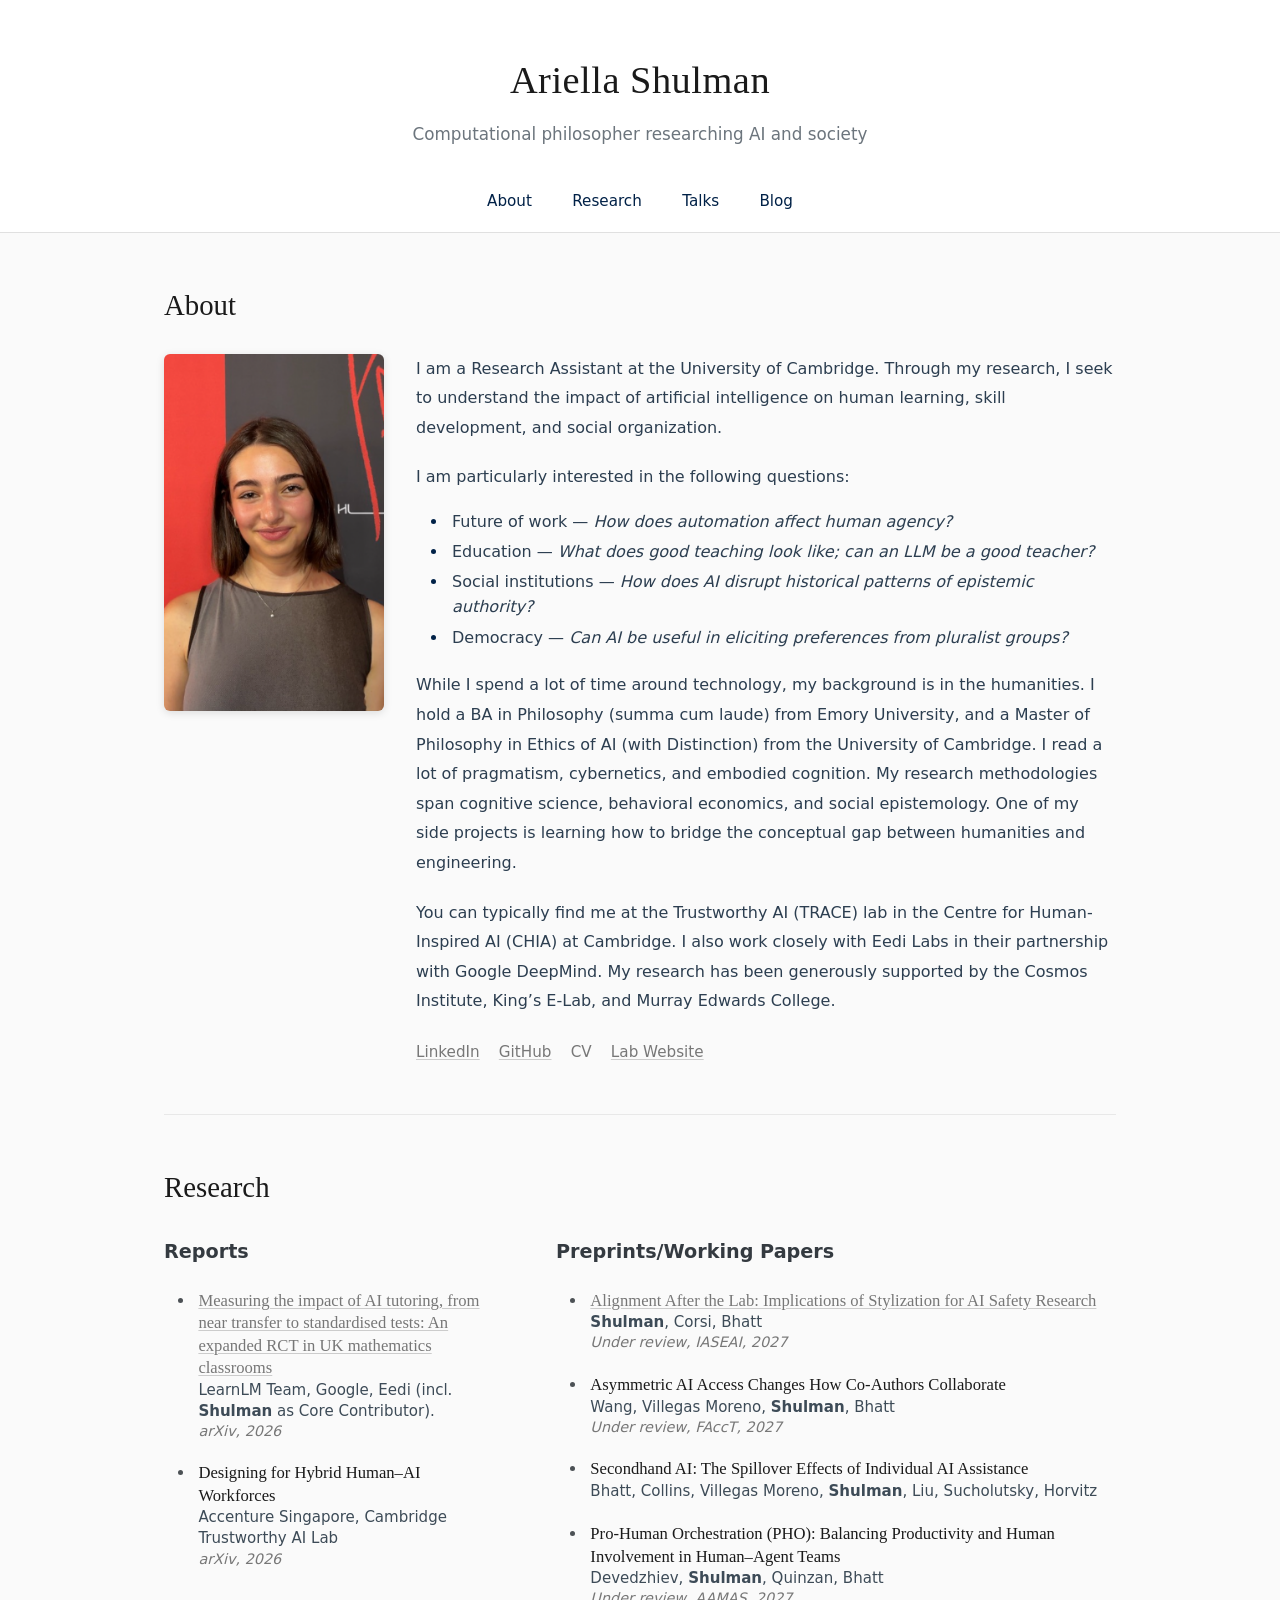
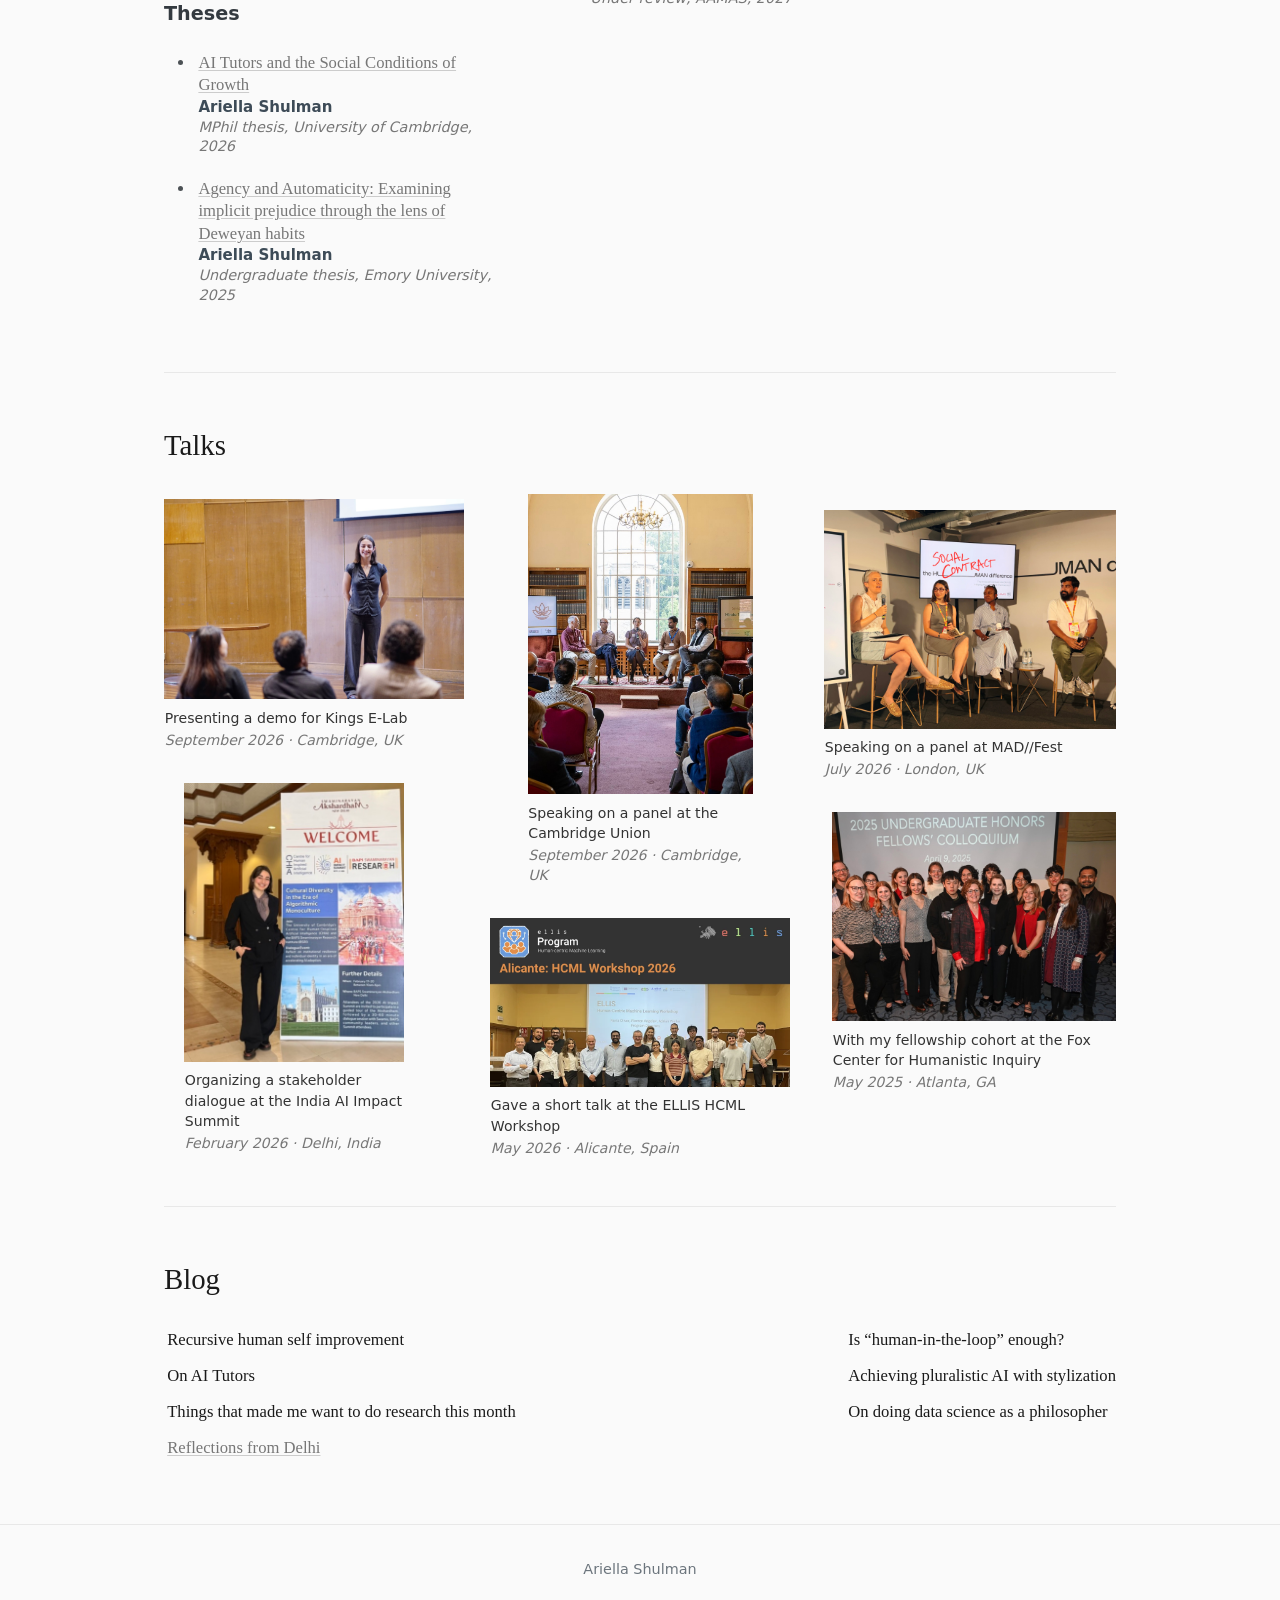
<file: index.html>
<!doctype html>
<html lang="en">
<head>
    <meta charset="utf-8">
    <meta name="viewport" content="width=device-width, initial-scale=1">
    <meta name="description" content="Ariella Shulman is a computational philosopher researching artificial intelligence, human learning, and society.">
    <meta property="og:title" content="Ariella Shulman | AI and Society">
    <meta property="og:description" content="Computational philosopher researching AI and society.">
    <meta property="og:type" content="website">
    <title>Ariella Shulman | AI and Society</title>
    <link rel="icon" type="image/png" sizes="512x512" href="favicon.png?v=20260920">
    <link rel="apple-touch-icon" href="favicon.png?v=20260920">
    <link rel="stylesheet" href="style.css?v=20261102-4">
</head>
<body>
    <header class="site-header">
        <h1>Ariella Shulman</h1>
        <p class="subtitle">Computational philosopher researching AI and society</p>
    </header>

    <nav class="site-nav" aria-label="Primary navigation">
        <a href="#about">About</a>
        <a href="#research">Research</a>
        <a href="#speaking">Talks</a>
        <a href="#blog">Blog</a>
    </nav>

    <main class="container">
        <section id="about" class="section">
            <h2>About</h2>
            <div class="about-content">
                <img src="ariella-shulman.png" alt="Ariella Shulman" class="profile-image" width="526" height="854">
                <div class="about-text">
                    <p>I am a Research Assistant at the University of Cambridge. Through my research, I seek to understand the impact of artificial intelligence on human learning, skill development, and social organization.</p>

                    <p>I am particularly interested in the following questions:</p>

                    <ul class="research-questions">
                        <li>Future of work — <em>How does automation affect human agency?</em></li>
                        <li>Education — <em>What does good teaching look like; can an LLM be a good teacher?</em></li>
                        <li>Social institutions — <em>How does AI disrupt historical patterns of epistemic authority?</em></li>
                        <li>Democracy — <em>Can AI be useful in eliciting preferences from pluralist groups?</em></li>
                    </ul>

                    <p>While I spend a lot of time around technology, my background is in the humanities. I hold a BA in Philosophy (summa cum laude) from Emory University, and a Master of Philosophy in Ethics of AI (with Distinction) from the University of Cambridge. I read a lot of pragmatism, cybernetics, and embodied cognition. My research methodologies span cognitive science, behavioral economics, and social epistemology. One of my side projects is learning how to bridge the conceptual gap between humanities and engineering.</p>

                    <p>You can typically find me at the Trustworthy AI (TRACE) lab in the Centre for Human-Inspired AI (CHIA) at Cambridge. I also work closely with Eedi Labs in their partnership with Google DeepMind. My research has been generously supported by the Cosmos Institute, King’s E-Lab, and Murray Edwards College.</p>

                    <nav class="social-links" aria-label="Social and professional links">
                        <a href="https://www.linkedin.com/in/ariella-shulman/">LinkedIn</a>
                        <a href="https://github.com/ari-shu">GitHub</a>
                        <span aria-label="CV link coming soon">CV</span>
                        <a href="https://trace-lab.ai/">Lab Website</a>
                    </nav>
                </div>
            </div>
        </section>

        <section id="research" class="section" aria-labelledby="research-heading">
            <h2 id="research-heading">Research</h2>
            <div class="research-columns">
                <div class="research-column research-reports">
                    <h3>Reports</h3>
                    <ul class="research-list">
                        <li class="research-entry">
                            <span class="research-title"><a href="https://services.google.com/fh/files/misc/learnlm_oct26.pdf">Measuring the impact of AI tutoring, from near transfer to standardised tests: An expanded RCT in UK mathematics classrooms</a></span>
                            <span class="research-authors">LearnLM Team, Google, Eedi (incl. <strong>Shulman</strong> as Core Contributor).</span>
                            <span class="research-meta"><em>arXiv, 2026</em></span>
                        </li>

                        <li class="research-entry">
                            <span class="research-title">Designing for Hybrid Human–AI Workforces</span>
                            <span class="research-authors">Accenture Singapore, Cambridge Trustworthy AI Lab</span>
                            <span class="research-meta"><em>arXiv, 2026</em></span>
                        </li>
                    </ul>

                    <h3 class="research-theses-heading">Theses</h3>
                    <ul class="research-list">
                        <li class="research-entry">
                            <span class="research-title"><a href="https://www.dropbox.com/scl/fi/q6pg3ov42g8eh06w45im9/4662_DISS_AI_Tutors_Social_Conditions_Growth.pdf?rlkey=hy5tvp6qo2jasm4vh2p11theo&amp;st=id10a0e6&amp;dl=0">AI Tutors and the Social Conditions of Growth</a></span>
                            <span class="research-authors"><strong>Ariella Shulman</strong></span>
                            <span class="research-meta"><em>MPhil thesis, University of Cambridge, 2026</em></span>
                        </li>

                        <li class="research-entry">
                            <span class="research-title"><a href="https://etd.library.emory.edu/concern/etds/vq27zq03g?locale=">Agency and Automaticity: Examining implicit prejudice through the lens of Deweyan habits</a></span>
                            <span class="research-authors"><strong>Ariella Shulman</strong></span>
                            <span class="research-meta"><em>Undergraduate thesis, Emory University, 2025</em></span>
                        </li>
                    </ul>
                </div>

                <div class="research-column research-preprints">
                    <h3>Preprints/Working Papers</h3>
                    <ul class="research-list">
                        <li class="research-entry">
                            <span class="research-title"><a href="https://www.dropbox.com/scl/fi/9agz4l75bu6m8rpfh2hgs/Alignment-After-the-Lab.pdf?rlkey=j34stmpjko9ldjzetrbf0lliz&amp;st=n25gw1tf&amp;dl=0">Alignment After the Lab: Implications of Stylization for AI Safety Research</a></span>
                            <span class="research-authors"><strong>Shulman</strong>, Corsi, Bhatt</span>
                            <span class="research-meta"><em>Under review, IASEAI, 2027</em></span>
                        </li>

                        <li class="research-entry">
                            <span class="research-title">Asymmetric AI Access Changes How Co-Authors Collaborate</span>
                            <span class="research-authors">Wang, Villegas Moreno, <strong>Shulman</strong>, Bhatt</span>
                            <span class="research-meta"><em>Under review, FAccT, 2027</em></span>
                        </li>

                        <li class="research-entry">
                            <span class="research-title">Secondhand AI: The Spillover Effects of Individual AI Assistance</span>
                            <span class="research-authors">Bhatt, Collins, Villegas Moreno, <strong>Shulman</strong>, Liu, Sucholutsky, Horvitz</span>
                        </li>

                        <li class="research-entry">
                            <span class="research-title">Pro-Human Orchestration (PHO): Balancing Productivity and Human Involvement in Human–Agent Teams</span>
                            <span class="research-authors">Devedzhiev, <strong>Shulman</strong>, Quinzan, Bhatt</span>
                            <span class="research-meta"><em>Under review, AAMAS, 2027</em></span>
                        </li>
                    </ul>
                </div>
            </div>
        </section>

        <section id="speaking" class="section" aria-labelledby="speaking-heading">
            <h2 id="speaking-heading">Talks</h2>
            <div class="speaking-gallery">
                <div class="speaking-column">
                    <figure class="speaking-item talk-elab">
                        <img src="speaking-kings-elab-2026.jpg" alt="Ariella Shulman presenting a demo at King’s E-Lab" width="1600" height="1067" loading="lazy">
                        <figcaption>
                            Presenting a demo for Kings E-Lab
                            <span class="gallery-meta"><em>September 2026 · Cambridge, UK</em></span>
                        </figcaption>
                    </figure>

                    <figure class="speaking-item talk-india">
                        <img src="speaking-india-ai-summit-2026.jpg" alt="Ariella Shulman at the India AI Impact Summit in Delhi" width="900" height="1142" loading="lazy">
                        <figcaption>
                            Organizing a stakeholder dialogue at the India AI Impact Summit
                            <span class="gallery-meta"><em>February 2026 · Delhi, India</em></span>
                        </figcaption>
                    </figure>
                </div>

                <div class="speaking-column">
                    <figure class="speaking-item talk-union">
                        <img src="speaking-cambridge-union-2026.jpg" alt="Ariella Shulman speaking on a panel at the Cambridge Union" width="848" height="1131" loading="lazy">
                        <figcaption>
                            Speaking on a panel at the Cambridge Union
                            <span class="gallery-meta"><em>September 2026 · Cambridge, UK</em></span>
                        </figcaption>
                    </figure>

                    <figure class="speaking-item talk-ellis">
                        <img src="speaking-ellis-hcml-2026.webp" alt="Ariella Shulman with participants at the ELLIS Human-Centric Machine Learning Workshop in Alicante" width="960" height="540" loading="lazy">
                        <figcaption>
                            Gave a short talk at the ELLIS HCML Workshop
                            <span class="gallery-meta"><em>May 2026 · Alicante, Spain</em></span>
                        </figcaption>
                    </figure>
                </div>

                <div class="speaking-column">
                    <figure class="speaking-item talk-madfest">
                        <img src="speaking-madfest-2026.jpg" alt="Ariella Shulman seated with fellow panelists at MAD//Fest" width="1600" height="1200" loading="lazy">
                        <figcaption>
                            Speaking on a panel at MAD//Fest
                            <span class="gallery-meta"><em>July 2026 · London, UK</em></span>
                        </figcaption>
                    </figure>

                    <figure class="speaking-item talk-fox">
                        <img src="speaking-fox-center-2025.jpg" alt="Ariella Shulman with her fellowship cohort at the Fox Center for Humanistic Inquiry" width="1600" height="1177" loading="lazy">
                        <figcaption>
                            With my fellowship cohort at the Fox Center for Humanistic Inquiry
                            <span class="gallery-meta"><em>May 2025 · Atlanta, GA</em></span>
                        </figcaption>
                    </figure>
                </div>
            </div>
        </section>

        <section id="blog" class="section" aria-labelledby="blog-heading">
            <h2 id="blog-heading">Blog</h2>
            <ul class="blog-list">
                <li class="blog-entry">Recursive human self improvement</li>
                <li class="blog-entry">Is “human-in-the-loop” enough?</li>
                <li class="blog-entry">On AI Tutors</li>
                <li class="blog-entry">Achieving pluralistic AI with stylization</li>
                <li class="blog-entry">Things that made me want to do research this month</li>
                <li class="blog-entry">On doing data science as a philosopher</li>
                <li class="blog-entry"><a href="https://substack.com/home/post/p-189636561">Reflections from Delhi</a></li>
            </ul>
        </section>
    </main>

    <footer class="site-footer">
        <p>Ariella Shulman</p>
    </footer>
</body>
</html>
</file>
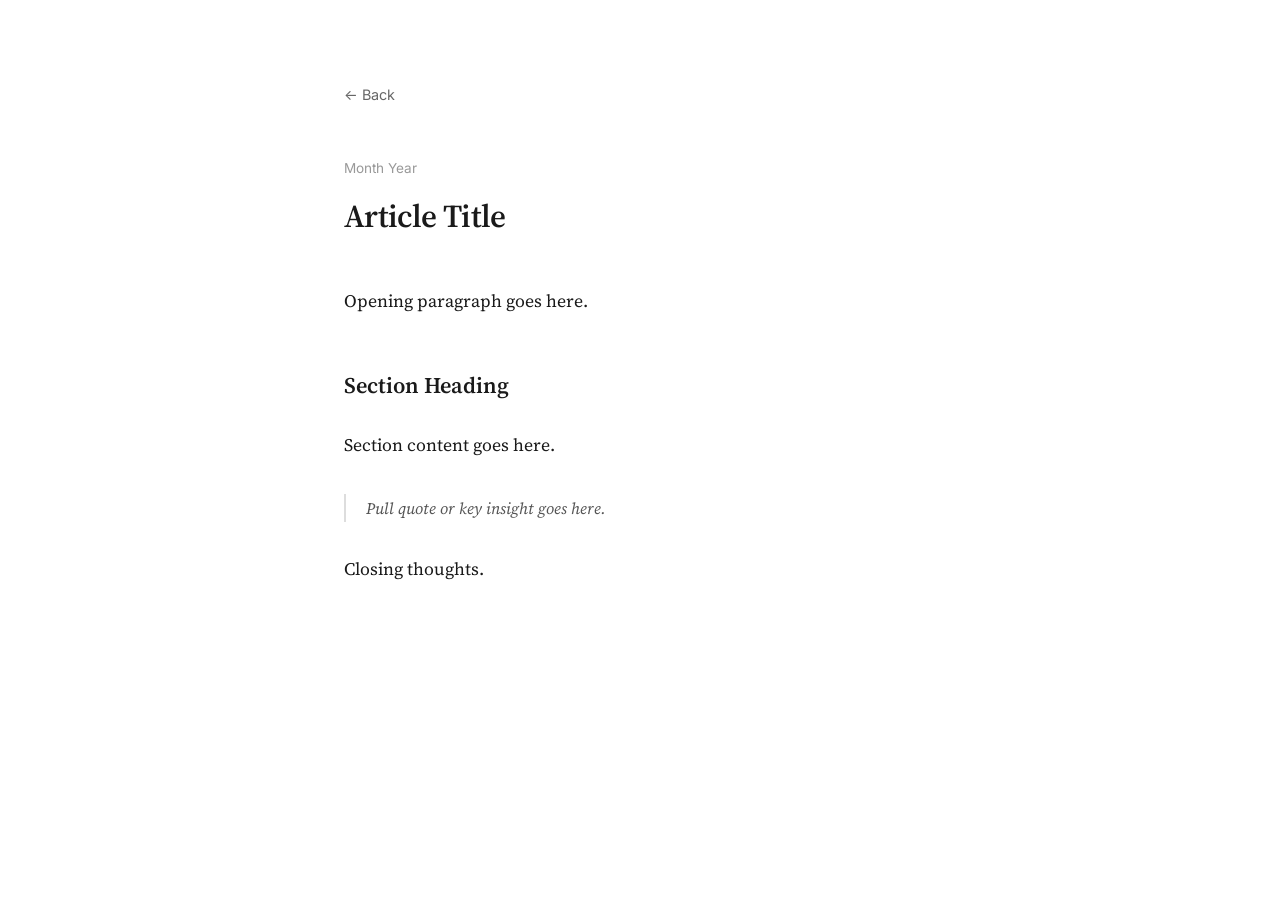
<file: template.html>
<!DOCTYPE html>
<html lang="en">
<head>
  <meta charset="UTF-8">
  <meta name="viewport" content="width=device-width, initial-scale=1.0">
  <title>Article Title – Ariella Shulman</title>
  <link href="https://fonts.googleapis.com/css2?family=Source+Serif+4:wght@400;600&family=Inter:wght@400;500&display=swap" rel="stylesheet">
  <style>
    * { margin: 0; padding: 0; box-sizing: border-box; }

    body {
      font-family: 'Source Serif 4', Georgia, serif;
      background: #fff;
      color: #1a1a1a;
      line-height: 1.8;
    }

    .container {
      max-width: 640px;
      margin: 0 auto;
      padding: 80px 24px 120px;
    }

    .back {
      font-family: 'Inter', sans-serif;
      font-size: 0.9rem;
      color: #666;
      text-decoration: none;
      display: inline-block;
      margin-bottom: 48px;
    }

    .back:hover {
      color: #1a1a1a;
    }

    .meta {
      font-family: 'Inter', sans-serif;
      font-size: 0.85rem;
      color: #999;
      margin-bottom: 16px;
    }

    h1 {
      font-size: 2rem;
      font-weight: 600;
      letter-spacing: -0.02em;
      line-height: 1.3;
      margin-bottom: 48px;
    }

    p {
      margin-bottom: 24px;
      font-size: 1.1rem;
    }

    h2 {
      font-size: 1.4rem;
      font-weight: 600;
      margin-top: 48px;
      margin-bottom: 24px;
    }

    a {
      color: #1a1a1a;
      text-decoration: underline;
      text-underline-offset: 2px;
      text-decoration-color: #ccc;
    }

    a:hover {
      text-decoration-color: #1a1a1a;
    }

    blockquote {
      border-left: 2px solid #ddd;
      padding-left: 20px;
      margin: 32px 0;
      color: #555;
      font-style: italic;
    }

    @media (max-width: 600px) {
      .container { padding: 48px 20px 80px; }
      h1 { font-size: 1.6rem; }
      p { font-size: 1rem; }
    }
  </style>
</head>
<body>
  <div class="container">
    <a href="../index.html" class="back">← Back</a>

    <p class="meta">Month Year</p>
    <h1>Article Title</h1>

    <p>
      Opening paragraph goes here.
    </p>

    <h2>Section Heading</h2>

    <p>
      Section content goes here.
    </p>

    <blockquote>
      Pull quote or key insight goes here.
    </blockquote>

    <p>
      Closing thoughts.
    </p>

  </div>
</body>
</html>
</file>
<file: style.css>
/* Reset and base styles */
* {
    margin: 0;
    padding: 0;
    box-sizing: border-box;
}

html {
    scroll-behavior: smooth;
    scroll-padding-top: 4rem;
}

body {
    color: #2c3e50;
    background-color: #fafafa;
    font-family: system-ui, -apple-system, "Segoe UI", Roboto, sans-serif;
    font-size: 1rem;
    line-height: 1.7;
}

/* Header */
.site-header {
    padding: 3rem 1.5rem 1.5rem;
    background: #fff;
    text-align: center;
}

.site-header h1 {
    color: #1a1a1a;
    font-family: Georgia, "Times New Roman", serif;
    font-size: 2.4rem;
    font-weight: 400;
    letter-spacing: 0.5px;
}

.subtitle {
    margin-top: 0.4rem;
    color: #6c757d;
    font-size: 1.05rem;
    font-weight: 400;
}

/* Navigation */
.site-nav {
    position: sticky;
    top: 0;
    z-index: 100;
    padding: 0.75rem 1rem;
    border-bottom: 1px solid #e0e0e0;
    background: #fff;
    text-align: center;
}

.site-nav a {
    display: inline-block;
    margin: 0 1.1rem;
    padding: 0.3rem 0;
    color: #002147;
    font-size: 0.95rem;
    font-weight: 500;
    text-decoration: none;
    transition: color 0.2s ease;
}

.site-nav a:hover,
.site-nav a:focus-visible {
    color: #1a4a7a;
}

/* Main container and sections */
.container {
    max-width: 1000px;
    margin: 0 auto;
    padding: 0 1.5rem;
}

.section {
    padding: 3rem 0;
    border-bottom: 1px solid #e8e8e8;
}

.section:last-child {
    border-bottom: 0;
}

.section h2 {
    margin-bottom: 1.5rem;
    color: #1a1a1a;
    font-family: Georgia, "Times New Roman", serif;
    font-size: 1.8rem;
    font-weight: 400;
}

.about-content {
    display: flex;
    gap: 2rem;
    align-items: flex-start;
}

.profile-image {
    display: block;
    width: 220px;
    height: auto;
    flex-shrink: 0;
    border-radius: 6px;
    box-shadow: 0 2px 8px rgb(0 0 0 / 12%);
}

.about-text {
    min-width: 0;
    flex: 1;
}

.about-text p {
    margin-bottom: 1.25rem;
    font-size: 1rem;
    line-height: 1.85;
}

.research-questions {
    margin: -0.15rem 0 1.25rem 1.25rem;
    padding-left: 0.75rem;
}

.research-questions li {
    margin-bottom: 0.35rem;
    padding-left: 0.25rem;
    line-height: 1.55;
}

.research-questions li::marker {
    color: #002147;
}

.social-links {
    display: flex;
    flex-wrap: wrap;
    gap: 0.65rem 1.2rem;
    margin-top: 1.5rem;
    color: #777;
    font-size: 0.95rem;
}

.social-links a {
    color: inherit;
    text-decoration-color: rgb(119 119 119 / 35%);
}

.social-links a:hover,
.social-links a:focus-visible {
    color: #4f4f4f;
    text-decoration-color: #4f4f4f;
}

.research-columns {
    display: grid;
    grid-template-columns: minmax(0, 0.9fr) minmax(0, 1.5fr);
    gap: 3.5rem;
    max-width: 952px;
    margin: 0 auto;
}

.research-column h3 {
    margin: 0 0 1.15rem;
    color: #343a40;
    font-size: 1.2rem;
    font-weight: 600;
}

.research-column .research-theses-heading {
    margin-top: 1.8rem;
}

.research-placeholder {
    margin: 0;
    color: #777;
    font-style: italic;
}

.research-list {
    margin-left: 1.1rem;
    padding-left: 0.85rem;
}

.research-entry {
    margin: 0 0 1.15rem;
    padding-left: 0.2rem;
}

.research-entry::marker {
    color: #4c5155;
}

.research-title,
.research-authors,
.research-meta,
.research-resource {
    display: block;
}

.research-title {
    color: #1a1a1a;
    font-family: Georgia, "Times New Roman", serif;
    font-size: 1.04rem;
    font-weight: 400;
    line-height: 1.35;
}

.research-title a {
    color: #777;
    text-decoration-color: rgb(119 119 119 / 35%);
}

.research-title a:hover,
.research-title a:focus-visible {
    color: #4f4f4f;
    text-decoration-color: #4f4f4f;
}

.research-authors {
    color: #3d4b57;
    font-size: 0.94rem;
    line-height: 1.4;
}

.research-meta,
.research-resource {
    color: #777;
    font-size: 0.9rem;
    line-height: 1.35;
}

.research-resource a {
    color: #777;
    text-decoration-color: rgb(119 119 119 / 35%);
}

.research-resource a:hover,
.research-resource a:focus-visible {
    color: #4f4f4f;
    text-decoration-color: #4f4f4f;
}

.blog-list {
    display: grid;
    grid-template-columns: repeat(2, max-content);
    justify-content: space-between;
    column-gap: 2.5rem;
    row-gap: 0.8rem;
    max-width: 952px;
    margin: 0 auto;
    padding-left: 0;
    list-style: none;
}

.blog-entry {
    margin: 0;
    padding-left: 0.2rem;
    color: #1a1a1a;
    font-family: Georgia, "Times New Roman", serif;
    font-size: 1.04rem;
    line-height: 1.4;
    white-space: nowrap;
}

.blog-entry a {
    color: #777;
    text-decoration-color: rgb(119 119 119 / 35%);
}

.blog-entry a:hover,
.blog-entry a:focus-visible {
    color: #4f4f4f;
    text-decoration-color: #4f4f4f;
}

.speaking-gallery {
    display: grid;
    grid-template-columns: repeat(3, minmax(0, 300px));
    align-items: start;
    justify-content: space-between;
    column-gap: 1.625rem;
    max-width: 952px;
    margin: 0 auto;
}

.speaking-column {
    display: flex;
    flex-direction: column;
    gap: 2rem;
}

.speaking-item {
    max-width: 390px;
    margin: 0;
}

@media (min-width: 769px) {
    .speaking-column:nth-child(1) {
        margin-top: 0.35rem;
    }

    .speaking-column:nth-child(2) {
        align-items: center;
    }

    .speaking-column:nth-child(3) {
        align-items: flex-end;
        margin-top: 1rem;
    }

    .talk-elab,
    .talk-ellis {
        width: min(100%, 300px);
    }

    .talk-union {
        width: min(100%, 225px);
    }

    .talk-india {
        width: min(100%, 220px);
        max-width: 220px;
        margin-left: 1.25rem;
    }

    .talk-madfest {
        width: min(100%, 292px);
    }

    .talk-fox {
        width: min(100%, 284px);
    }
}

.speaking-item img {
    display: block;
    width: 100%;
    height: auto;
    border-radius: 0;
}

.speaking-item figcaption {
    margin: 0.55rem 0.05rem 0;
    color: #333;
    font-size: 0.88rem;
    line-height: 1.45;
}

.gallery-meta {
    display: block;
    margin-top: 0.1rem;
    color: #777;
}

/* Links */
a {
    color: #002147;
    text-decoration: underline;
    text-decoration-color: rgb(0 33 71 / 30%);
    text-underline-offset: 2px;
    transition: color 0.2s ease, text-decoration-color 0.2s ease;
}

a:hover,
a:focus-visible {
    color: #1a4a7a;
    text-decoration-color: #1a4a7a;
}

a:focus-visible {
    outline: 2px solid #1a4a7a;
    outline-offset: 3px;
}

/* Footer */
.site-footer {
    margin-top: 1rem;
    padding: 2rem 1rem;
    border-top: 1px solid #e8e8e8;
    color: #6c757d;
    text-align: center;
    font-size: 0.9rem;
}

/* Responsive layout */
@media (max-width: 768px) {
    .site-header h1 {
        font-size: 1.8rem;
    }

    .site-nav a {
        margin: 0 0.7rem;
        font-size: 0.9rem;
    }

    .container {
        padding: 0 1.25rem;
    }

    .section {
        padding: 2rem 0;
    }

    .section h2 {
        font-size: 1.5rem;
    }

    .about-content {
        flex-direction: column;
        align-items: center;
    }

    .profile-image {
        width: 200px;
        margin-bottom: 0.5rem;
    }

    .research-columns {
        grid-template-columns: 1fr;
        gap: 2rem;
    }

    .blog-list {
        grid-template-columns: 1fr;
        justify-content: stretch;
        row-gap: 0.8rem;
    }

    .blog-entry {
        white-space: normal;
    }

    .speaking-gallery {
        display: flex;
        flex-direction: column;
        row-gap: 2rem;
    }

    .speaking-column {
        display: contents;
    }

    .talk-elab { order: 1; }
    .talk-union { order: 2; }
    .talk-madfest { order: 3; }
    .talk-ellis { order: 4; }
    .talk-india { order: 5; }
    .talk-fox { order: 6; }

    .talk-union,
    .talk-india {
        width: min(82%, 320px);
        align-self: center;
    }

    .talk-india {
        margin-left: 0;
    }

    .future-section {
        min-height: 7rem;
    }
}

@media (max-width: 480px) {
    .site-header {
        padding: 2rem 1rem 1rem;
    }

    .site-header h1 {
        font-size: 1.5rem;
    }

    .subtitle {
        font-size: 0.95rem;
    }

    .site-nav {
        padding-inline: 0.35rem;
    }

    .site-nav a {
        margin: 0 0.4rem;
        font-size: 0.84rem;
    }

    .container {
        padding: 0 1rem;
    }

    .section {
        padding: 1.75rem 0;
    }

    .research-questions {
        margin-left: 1rem;
        padding-left: 0.5rem;
    }

    .profile-image {
        width: 180px;
    }
}

@media (prefers-reduced-motion: reduce) {
    html {
        scroll-behavior: auto;
    }
}
</file>
